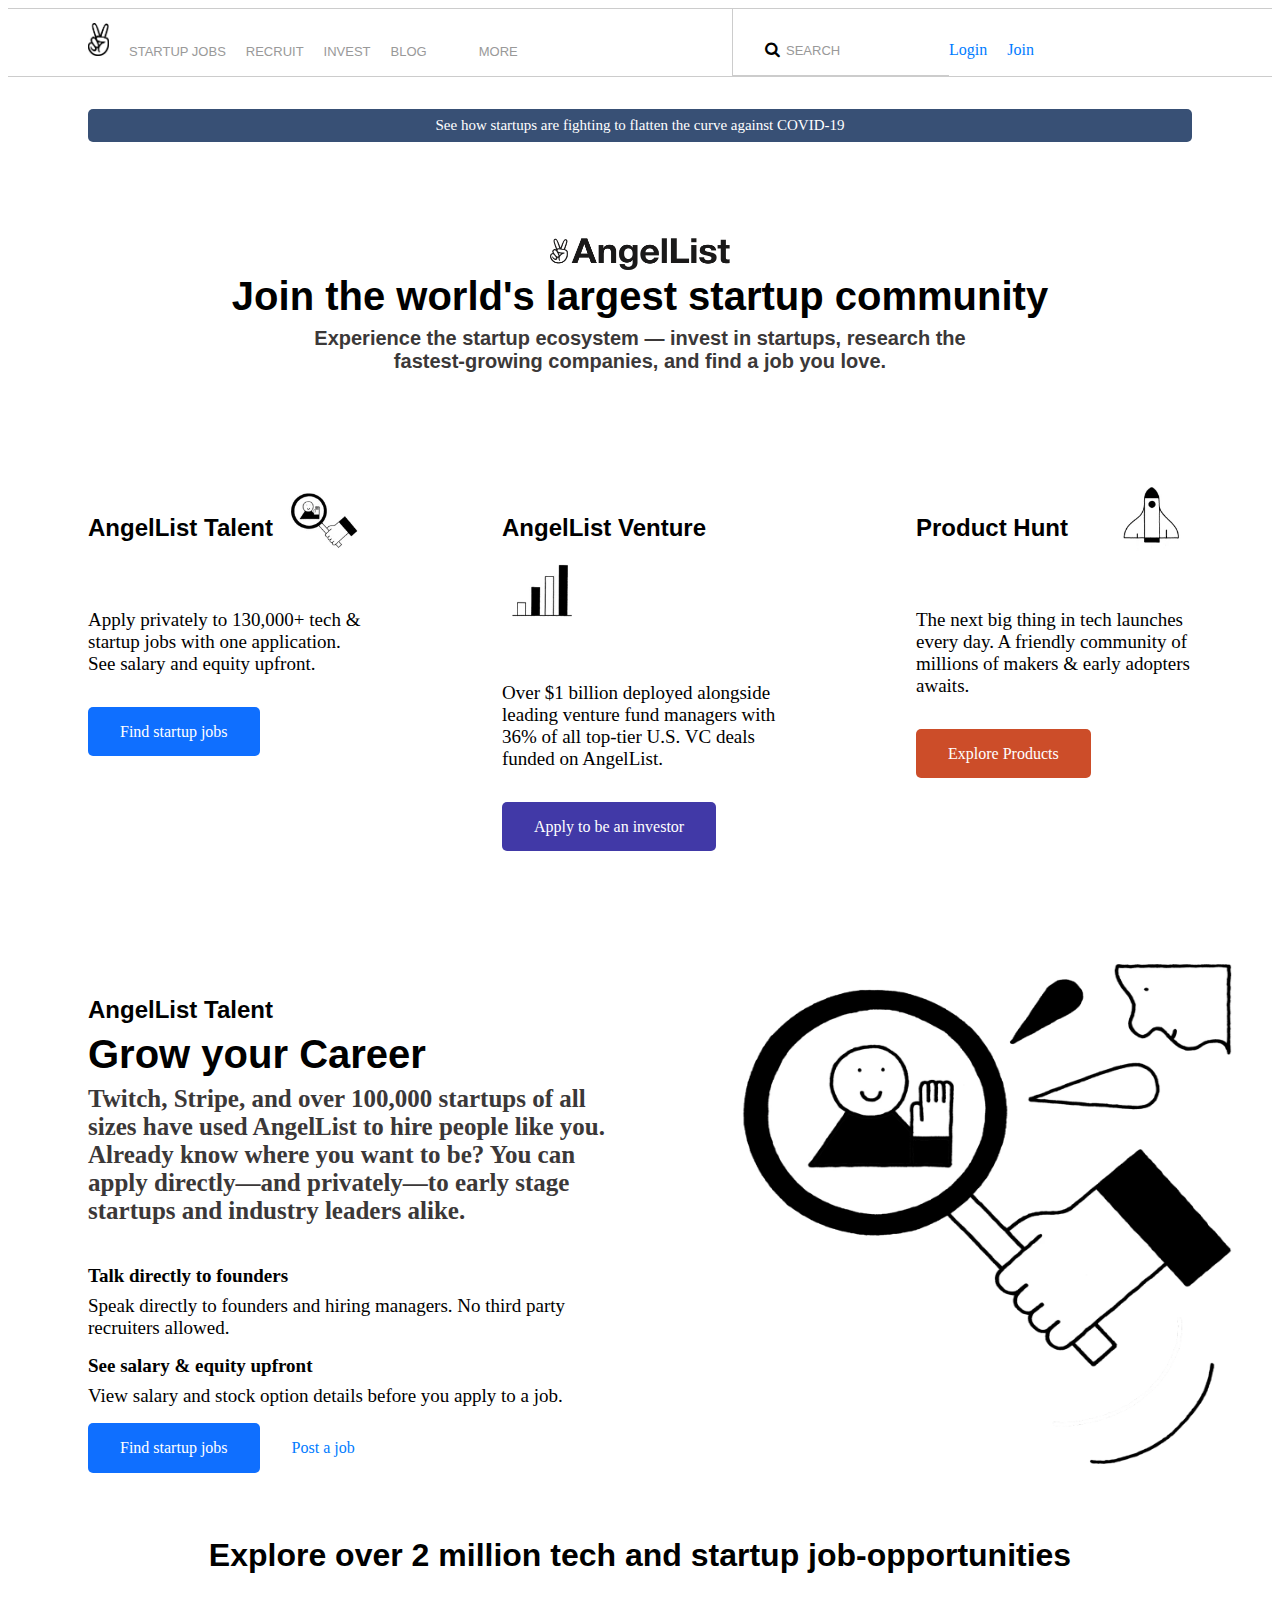
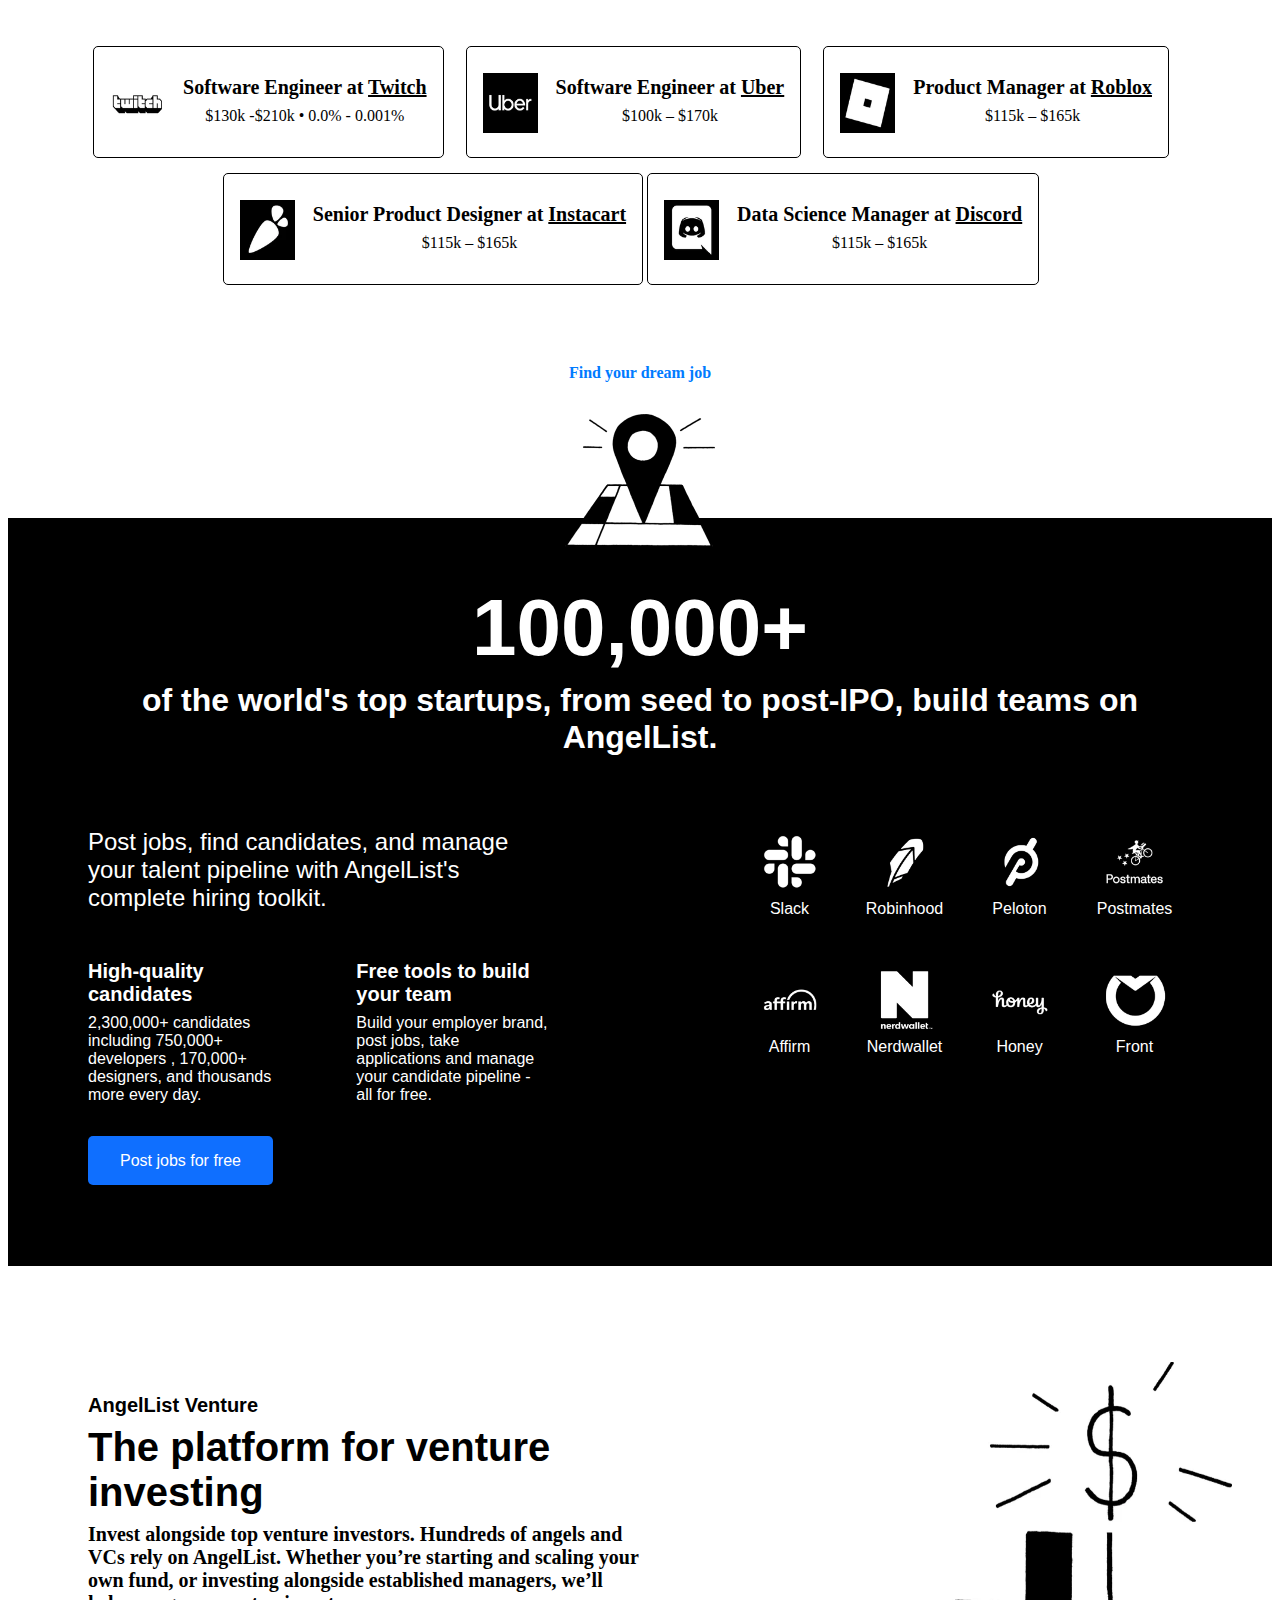
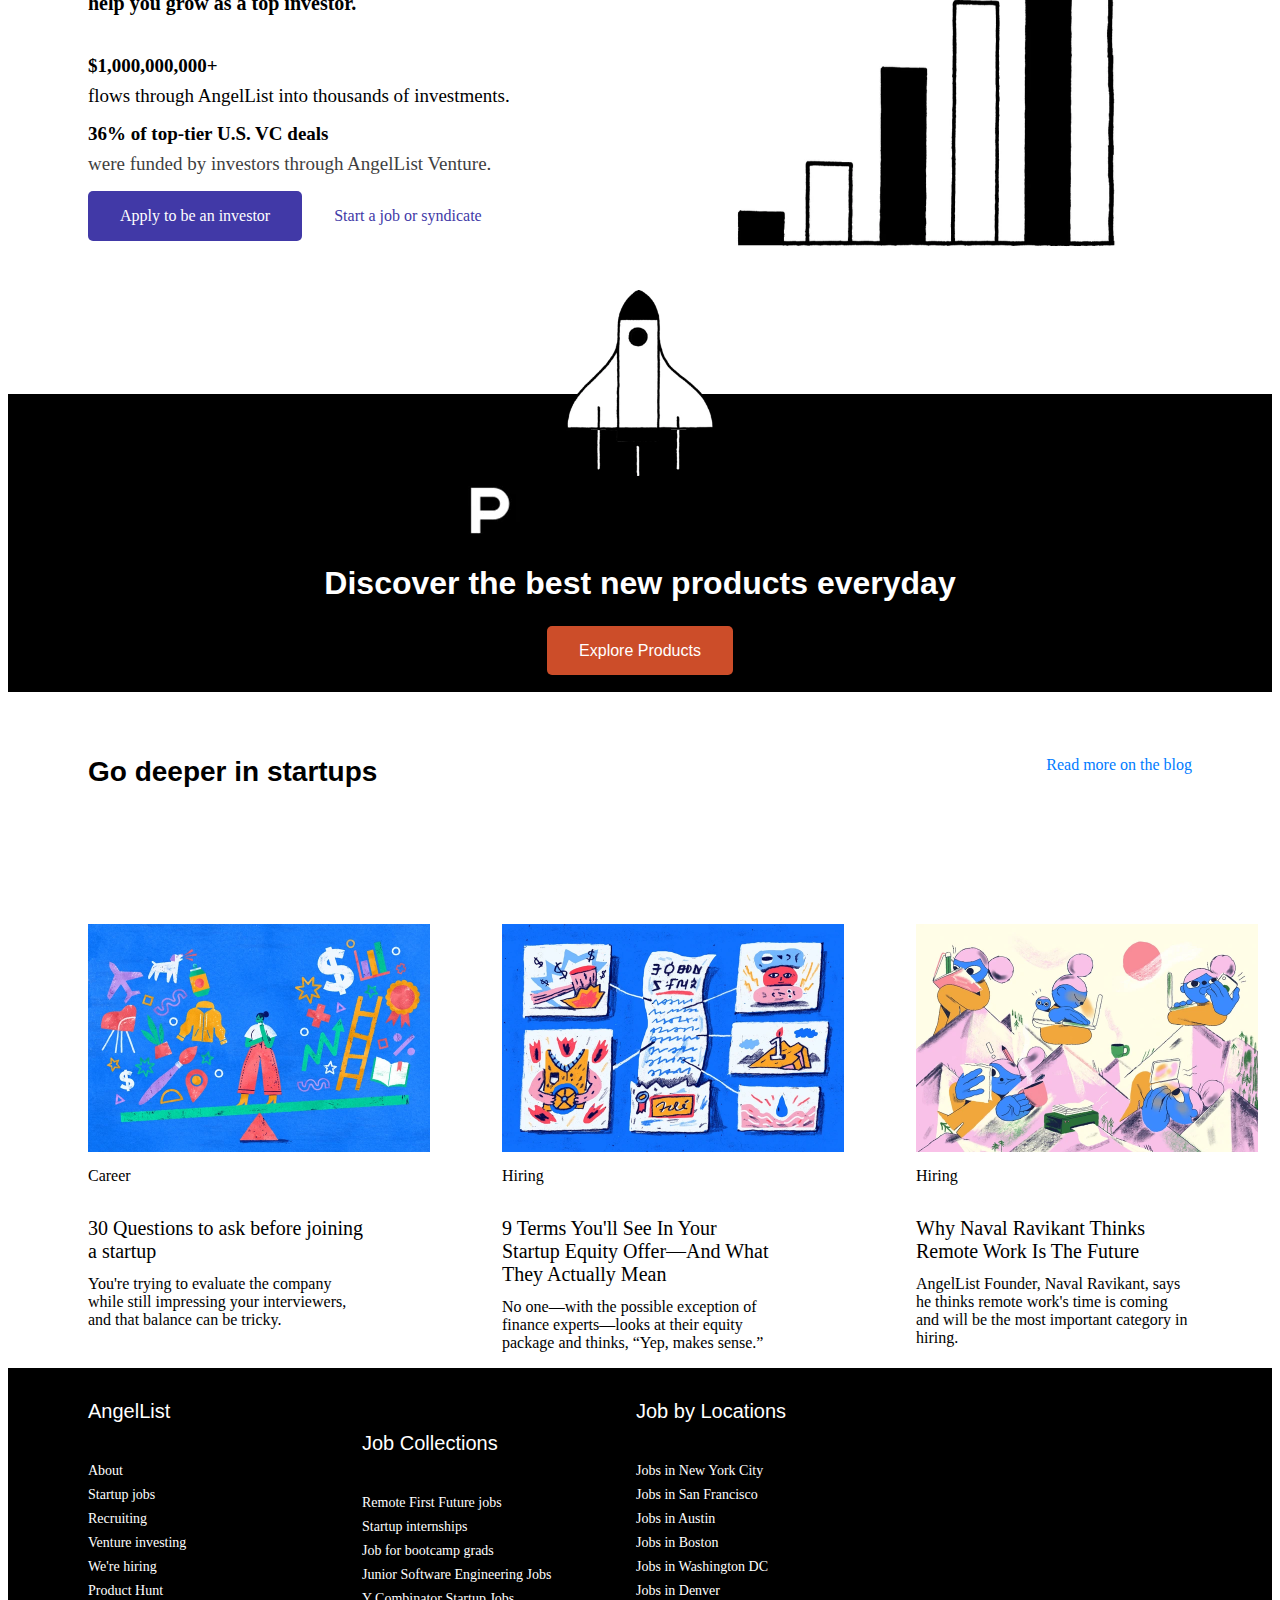
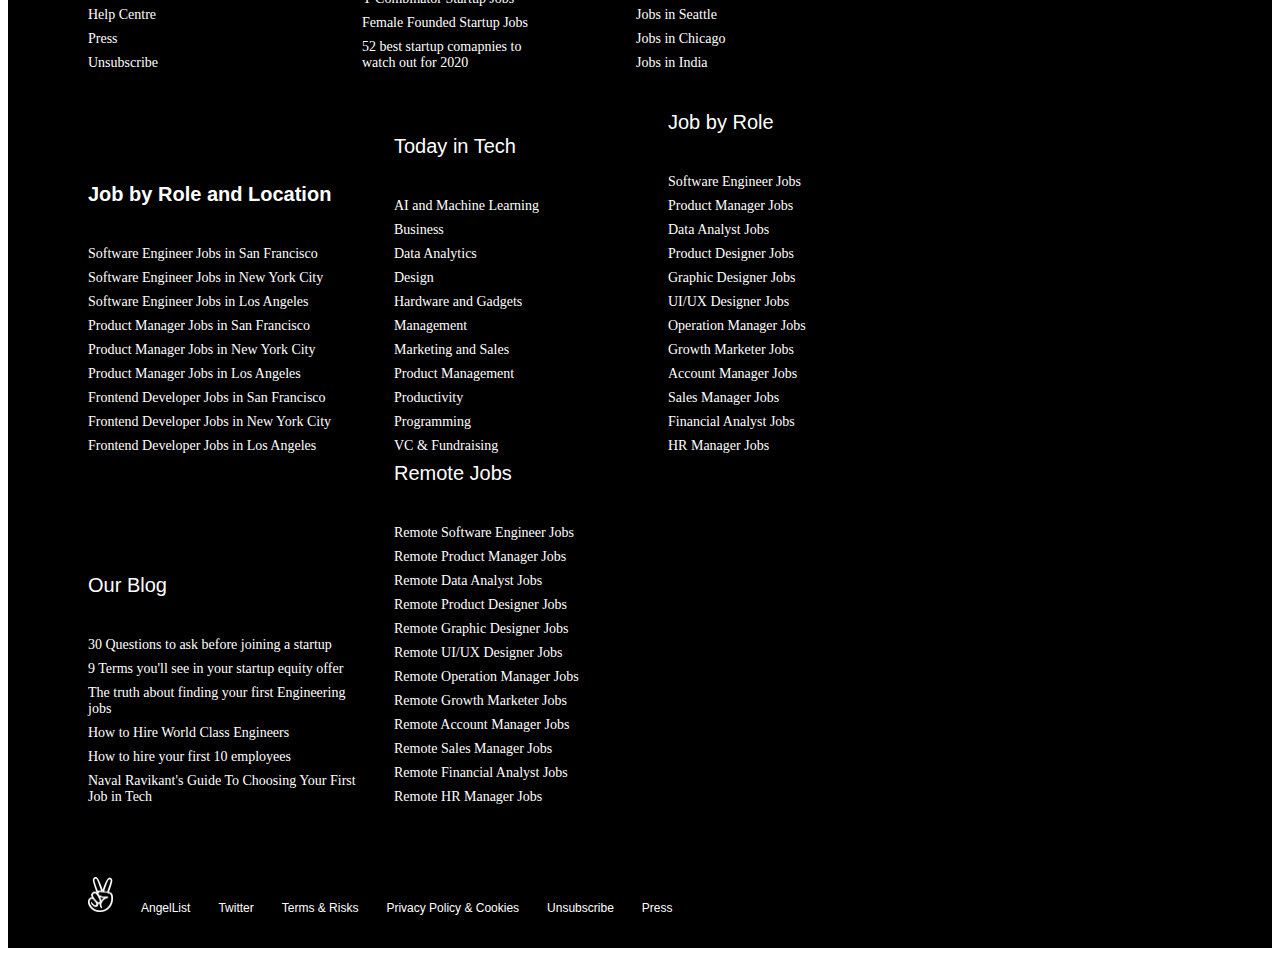
<file: ayo/index.html>
<!DOCTYPE html>
<html lang="en">
<head>
    <meta charset="UTF-8">
    <meta name="viewport" content="width=device-width, initial-scale=1.0">
    <title>Angel.co</title>
    <link rel="stylesheet" href="css/index.css">
    <link rel="stylesheet" href="assets/fontawesome/css/fontawesome.css">
</head>
<body>
    <header>
        <section class="header-border-bottom header-border-top">
            <div class="framer">
                <div class="frame">
                    <div class="fr-md-7 pad-bottom-md-1 header-width pad-top-md-2">
                        <div>
                            <div class="inline m-r-md-1 m-r-md-2">
                                <img src="assets/images/logo.png" alt="angelLogo" class="brand-logo">
                            </div>
                            <div class="inline m-r-md-1">
                                <a href="#" class="m-r-md-1 m-r-md-2 header-text">STARTUP JOBS</a>
                                <a href="#" class="m-r-md-1 m-r-md-2 header-text">RECRUIT</a>
                                <a href="#" class="m-r-md-1  m-r-md-2 header-text grey-bg">INVEST</a>
                                <a href="#" class="header-text m-r-md-2">BLOG</a>
                            </div>
                            <div class="inline m-r-md-1 dropdown relative">
                                <a href="#" class="header-text ">MORE</a>
                                <div class="absolute is-dropdown">
                                   <div class="drop-content">
                                        <a href="" class="block">Venture Funds</a> <br>
                                        <a href="" class="block">Track</a> <br>
                                        <a href="" class="block">Salaries</a>  <br>
                                        <a href="" class="block">Help</a>      
                                   </div>
                                </div>
                            </div>
                        </div>
                    </div>
                    <!-- <div class="fr-md-2"></div> -->
                    <div class="fr-md-2 pad-top-2 p-t-2 search-border search-none pad-bottom-md-1 header-border-bottom">
                        <div class="inline search-none">
                            <i class="fa fa-search "></i>
                            <form action="" class="inline">
                                <input type="text" class="no-border search-none  header-text" placeholder="SEARCH">
                            </form>
                        </div>
                    </div>
                    <div class="pad-top-2 p-t-2">
                        <a href="login.html" class="m-r-md-1  blue-text2">Login</a>
                        <a href="join.html" class=" blue-text2">Join</a>
                    </div>
                </div> 
            </div>
        </section>
    </header>
    <main>
        <section class="pad-top-2 p-t-2 pad-bottom-6">
            <div  class="framer">
                <div class="centre-text">
                    <a href="#" class="boxed-text">See how startups are fighting to flatten the curve against COVID-19</a>
                </div>
            </div>
        </section>
        <section>
            <div class="framer">
                <div class="centre-text">
                    <img src="assets/images/logo-angellist.png" alt="" class="img-resize">
                </div>
            </div>
        </section>
        <section class="framer">
            <div class="centre-text">
                <div>
                    <h2 class="hero-text">Join the world's largest startup community</h2>
                </div>
            </div>
        </section>
        <section class="framer">
            <div class="centre-text pad-bottom-6">
                <div>
                    <h2 class="second-text no-text">Experience the startup ecosystem — invest in startups, 
                        research the <br> fastest-growing companies,
                         and find a job you love.</h2>
                </div>
            </div>
        </section>
        <section class="framer">
            <div class="frame justify-content-between"  style="justify-content: space-between;">
                <div class="fr-md-3  fr-12 font-100">
                    <div class="frame" style="justify-content: space-between;" >
                        <h3 class="m-t-3 angel-header text-centre">AngelList Talent</h3>
                        <div class=" text-centre">
                            <img src="assets/images/illustration-talent-3.png" alt="" class="image-resize">
                        </div>
                    </div>
                    <p class="angel-p pad-bottom-2 text-centre">Apply privately to 130,000+ tech & startup jobs with one application.
                         See salary and equity upfront.</p>
                   <div class="text-centre pad-bottom-2">
                        <a href="#" class="blue-box text-centre">Find startup jobs</a>
                   </div>
                </div>
                <div class="fr-md-3 fr-12 font-100">
                    <div class="frame" style="justify-content: space-between;">
                        <h3 class="m-t-3 angel-header text-centre">AngelList Venture</h3>
                        <div class="text-centre">
                            <img src="assets/images/illustration-venture-2.png" alt="" class="image-resize text-centre">
                        </div>
                    </div>
                    <p class="angel-p pad-bottom-2 text-centre">Over $1 billion deployed alongside leading venture fund managers
                         with 36% of all top-tier U.S. VC deals funded on AngelList.</p>
                    <div class="text-centre pad-bottom-2">
                        <a href="" class="purple-box text-centre">Apply to be an investor</a>
                    </div>
                </div>
                <div class="fr-md-3 fr-12 font-100">
                    <div class="frame" style="justify-content: space-between;">
                        <h3 class="m-t-3 angel-header text-centre">Product Hunt</h3>
                        <div class="text-centre">
                            <img src="assets/images/illustration-producthunt-2.png" alt="" class="image-resize text-centre"> 
                        </div>
                    </div>
                    <p class="angel-p pad-bottom-2 text-centre">The next big thing in tech launches every day. 
                        A friendly community of millions of makers & early adopters awaits.</p>
                    <div class="text-centre pad-bottom-2">
                        <a href="" class="orange-box text-centre">Explore Products</a>
                    </div>
                </div>
            </div>
        </section>
        <section>
            <div class="framer">
                <div class="frame pad-top-4" style="justify-content: space-between;">
                    <div class="pad-top-4 fr-md-6 order-2">
                        <h4 class="angel-header">AngelList Talent</h4>
                        <h1 class="hero-text">Grow your Career</h1>
                        <h3 class="h3-text pad-bottom-2">Twitch, Stripe, and over 100,000 startups of all sizes have used 
                            AngelList to hire people like you. Already know where you want to be?
                             You can apply directly—and 
                            privately—to early stage startups and industry leaders alike.
                        </h3>
                        <div class="frame frame-big" style="justify-content: space-between;">
                            <div>
                                <h4 class="angel-p f-700">Talk directly to founders</h4>
                                <p class="angel-p pad-bottom-bg-1">Speak directly to founders and hiring managers. No third party recruiters allowed.</p>
                            </div>
                            <div class="angel-p">
                                <h4 class="f-700">See salary & equity upfront</h4>
                                <p class="pad-bottom-bg-1">View salary and stock option details before you apply to a job.</p>
                            </div>
                        </div>
                        <div class="frame">
                            <a href="" class="blue-box">Find startup jobs</a>
                            <a href="" class="blue-text move">Post a job</a>
                        </div>
                    </div>
                    <div class="fr-md-1"></div>
                    <div class="fr-md-5 pad-top-2 order-1">
                        <img src="assets/images/illustration-talent-2.png" alt="" class="big-image-resize">
                    </div>
                </div>
            </div>
        </section>
        <section class="framer">
            <div class="centre-text pad-top-4">
                <div>
                    <h2 class="hero-text2">Explore over 2 million tech and startup job-opportunities</h2>
                </div>
            </div>
        </section>
        <section class="centre-text">
            <div class="framer">
                <div class=" pad-top-4 centre-text">
                    <div class="job-card2 m-r-1 m-b-1">
                        <div class="frame">
                            <div class="m-r-1"  style="margin-top: 10px;">
                                <img src="assets/images/twitch-jobcard.png" alt="" class="twitch-resize">
                            </div>
                            <div class="inline"  style="margin-top: 13px;">
                                <h4 class="f-w-900">Software Engineer at <span class="underline">Twitch</span></h4>
                                <p class="f-s-16">$130k -$210k • 0.0% - 0.001%</p>
                            </div>
                        </div>
                    </div>
                    <div class="job-card2 m-r-1">
                        <div class="frame">
                            <div class="m-r-1" style="margin-top: 10px;">
                                <img src="assets/images/uber-jobcard.png" alt="" class="twitch-resize">
                            </div>
                            <div class="inline"  style="margin-top: 13px;">
                                <h4 class="f-w-900">Software Engineer at <span class="underline">Uber</span></h4>
                                <p class="f-s-16">$100k – $170k</p>
                            </div>
                        </div>
                    </div>
                    <div class="job-card2 m-r-1 pad-top-md-2">
                        <div class="frame">
                            <div class="m-r-1" style="margin-top: 10px;">
                                <img src="assets/images/roblox-jobcard.png" alt="" class="twitch-resize">
                            </div>
                            <div class="inline"  style="margin-top: 13px;">
                                <h4 class="f-w-900">Product Manager at <span class="underline">Roblox</span></h4>
                                <p class="f-s-16">$115k – $165k</p>
                            </div>
                        </div>
                    </div>
                    <div class="job-card2">
                        <div class="frame">
                            <div class="m-r-1" style="margin-top: 10px;">
                                <img src="assets/images/instacart-jobcard.png" alt="" class="twitch-resize">
                            </div>
                            <div class="inline"  style="margin-top: 13px;">
                                <h4 class="f-w-900">Senior Product Designer at <span class="underline"> Instacart</span></h4>
                                <p class="f-s-16">$115k – $165k</p>
                            </div>
                        </div>
                    </div>
                    <div class="job-card3 m-r-1">
                        <div class="frame">
                            <div class="m-r-1" style="margin-top: 10px;">
                                <img src="assets/images/discord-jobcard.png" alt="" class="twitch-resize">
                            </div>
                            <div class="inline"  style="margin-top: 13px;">
                                <h4 class="f-w-900">Data Science Manager at <span class="underline"> Discord</span></h4>
                                <p class="f-s-16">$115k – $165k</p>
                            </div>
                        </div>
                    </div>
                </div>
            </div>
        </section>
        <section class="framer">
            <div class="centre-text pad-top-4">
                <div>
                    <h2 class="blue-text2">Find your dream job</h2>
                </div>
            </div>
        </section>
        <section class="pad-top-7 relative white-text font-fam">
            <div class="bg-dark">
                <div class="framer ">
                    <div class="absolute img-remote pad-top-4">
                        <img src="assets/images/illustration-remote.png" alt="" class="img-remote">
                    </div>
                    <div class="pad-top-4 centre-text">
                        <h1 class="h1-font">100,000+</h1>
                        <h3 class="">of the world's top startups, from seed to post-IPO, build teams on AngelList.</h3>
                    </div>
                </div>
                <div class="framer">
                    <div class="frame justify-content-between pad-top-4">
                        <div class="fr-md-5 fr-bg-12">
                            <div class="order-2">
                                <p class="p-font">Post jobs, find candidates, and manage your talent
                                            pipeline with AngelList's complete hiring toolkit.
                                </p>
                                <div class="frame">
                                    <div class="fr-md-5 pad-top-2 fr-bg-12">
                                        <h5 class="h5-font">High-quality candidates</h5>
                                        <p class="p2-font">2,300,000+ candidates including 750,000+ developers
                                            , 170,000+ designers, 
                                            and thousands more every day.</p>
                                    </div>
                                    <div class="fr-md-2"></div>
                                    <div class="fr-md-5 pad-top-2 fr-bg-12">
                                        <h5 class="h5-font">Free tools to build your team</h5>
                                        <p class="p2-font">Build your employer brand, post jobs,
                                             take applications and
                                             manage your candidate pipeline -
                                             all for free.</p>
                                    </div>
                                </div>
                            </div>
                        </div>
                        <div class="m-r"></div>
                        <div class="fr-md-5 fr-bg-12 pad-top-bg-2">
                            <div class="justify-content-between frame order-1">
                                <div class="inline-block fr-md-3 block centre-text  ">
                                    <img src="assets/images/slack.png" alt="" class="talent-logo">
                                    <p class="">Slack</p>
                                </div>
                                <div class="inline-block fr-md-3 block centre-text">
                                    <img src="assets/images/robinhood.png" alt="" class="talent-logo">
                                    <p class="">Robinhood</p>
                                </div>
                                <div class="inline-block fr-md-3 block centre-text">
                                    <img src="assets/images/peloton.png" alt="" class="talent-logo">
                                    <p class="">Peloton</p>
                                </div>
                                <div class="inline-block fr-md-3 block centre-text">
                                    <img src="assets/images/postmates.png" alt="" class="talent-logo">
                                    <p class="">Postmates</p>
                                </div>
                                <div class="inline-block  fr-md-3 pad-top-2 block centre-text">
                                    <img src="assets/images/affirm.png" alt="" class="talent-logo">
                                    <p class="">Affirm</p>
                                </div>
                                <div class="inline-block fr-md-3 pad-top-2 block centre-text">
                                    <img src="assets/images/nerdwallet.png" alt="" class="talent-logo">
                                    <p class="">Nerdwallet</p>
                                </div>
                                <div class="inline-block fr-md-3 pad-top-2 block centre-text">
                                    <img src="assets/images/honey.png" alt="" class="talent-logo">
                                    <p class="">Honey</p>
                                </div>
                                <div class="inline-block fr-md-3 pad-top-2 block centre-text">
                                    <img src="assets/images/front.png" alt="" class="talent-logo">
                                    <p class="">Front</p>
                                </div>
                            </div>
                        </div>
                    </div>
                <div class="pad-top-2 pad-top-bg-2 pad-bottom-6">
                    <a href="" class="blue-box">Post jobs for free</a>
                </div> 
                </div>
            </div>
        </section>
        <section>
            <div class="framer">
                <div class="frame pad-top-4" style="justify-content: space-between;">
                    <div class="pad-top-4 fr-md-6 order-2">
                        <h4 class="angellist-header">AngelList Venture</h4>
                        <h1 class="hero-text-2">The platform for venture investing</h1>
                        <h3 class="h3-text-2 pad-bottom-2">Invest alongside top venture investors. 
                            Hundreds of angels and VCs rely on AngelList. 
                            Whether you’re starting and scaling your own fund,
                             or investing alongside established managers,
                             we’ll help you grow as a top investor.
                        </h3>
                        <div class="frame frame-big" style="justify-content: space-between;">
                            <div>
                                <h4 class="angel-p f-700">$1,000,000,000+</h4>
                                <p class="angel-p pad-bottom-bg-1 grey-text">flows through AngelList into thousands of investments.</p>
                            </div>
                            <div class="angel-p">
                                <h4 class="f-700">36% of top-tier U.S. VC deals</h4>
                                <p class="pad-bottom-bg-1 grey-text">were funded by investors through AngelList Venture.</p>
                            </div>
                        </div>
                        <div class="frame">
                            <a href="" class="purple-box">Apply to be an investor</a>
                            <a href="" class="purple-text move">Start a job or syndicate</a>
                        </div>
                    </div>
                    <div class="fr-md-1"></div>
                    <div class="fr-md-5 pad-top-2 order-1">
                        <img src="assets/images/illustration-venture-3.png" alt="" class="big-image-resize">
                    </div>
                </div>
            </div>
        </section>
        <section class="pad-top-7 relative white-text font-fam">
            <div class="bg-dark">
                <div class="framer ">
                    <div class="absolute img-remote pad-top-4">
                        <img src="assets/images/illustration-producthunt-3.png" alt="">
                    </div>
                    <div class="pad-top-4 centre-text">
                        <img src="assets/images/logo-producthunt.png" alt="" class="product-size">
                        <h3 class="">Discover the best new products everyday</h3>
                    </div>
                </div>
                <div class="pad-top-2 p-t-2 centre-text pad-bottom-2">
                    <a href="" class="orange-box">Explore Products</a>
                </div>
            </div>
        </section>
        <section class="framer">
            <div class="frame justify-content-between pad-top-4 pad-bottom-6">
                <div>
                    <h4 class="g-d-text f-700">Go deeper in startups</h4>
                </div>
                <div>
                    <a href="" class="blue-text2">Read more on the blog</a>
                </div>
            </div>
            <div class="frame pad-top-2 justify-content-between">
                <div class="fr-md-3">
                   <div class="centre-text"> <img src="assets/images/Angelist_Illustration_optimized.jpg" alt="" class="g-d-img"></div>
                    <p class="pad-bottom-1 pad-top-1">Career</p>
                    <a href="" class="g-d-a">30 Questions to ask before joining a startup</a>
                    <p class="pad-top-1">You're trying to evaluate the company while still impressing your interviewers, and that balance can be tricky.</p>
                </div>
                <!-- <div class="mar-right-1"></div> -->
                <div class="fr-md-3">
                    <div class="centre-text"><img src="assets/images/equity_terms_optimized.jpg" alt="" class="g-d-img"></div>
                    <p class="pad-bottom-1 pad-top-1">Hiring</p>
                    <a href="" class="g-d-a">9 Terms You'll See In Your Startup Equity Offer—And What They Actually Mean</a>
                    <p class="pad-top-1">No one—with the possible exception of finance experts—looks at their equity package and thinks, “Yep, makes sense.”</p>
                </div>
                <!-- <div class="mar-right-1"></div> -->
                <div class="fr-md-3">
                    <div class=" centre-text"><img src="assets/images/ANGELLIST_ARTICLE3_optimized.jpg" alt="" class="g-d-img"></div>
                    <p class="pad-bottom-1 pad-top-1">Hiring</p>
                    <a href="" class="g-d-a">Why Naval Ravikant Thinks Remote Work Is The Future</a>
                    <p class="pad-top-1">AngelList Founder, Naval Ravikant, says he thinks remote work's time is coming and will be the most important category in hiring.</p>
                </div>
            </div>
        </section>
        <footer class="bg-dark">
            <div class="framer">
                <div class="">
                    <div>
                        <div class="inline-block w-25  pad-top-2 p-t-2">
                            <div class="pad-bottom-2"><a href="" class="white-text h5-font font-fam no-deco">AngelList</h4></div>
                            <div class="footer-link">
                                <a href="" class="">About</a>
                                <a href="" class="">Startup jobs</a>
                                <a href="" class="">Recruiting</a>
                                <a href="" class="">Venture investing</a>
                                <a href="" class="">We're hiring</a>
                                <a href="" class="">Product Hunt</a>
                                <a href="" class="">Help Centre</a>
                                <a href="" class="">Press</a>
                                <a href="" class="">Unsubscribe</a>
                            </div>
                        </div>
                        <div class="inline-block w-25 m-b-2">
                            <div class="pad-bottom-2"><a href="" class="white-text h5-font font-fam no-deco">Job Collections</h4></div>
                            <div class="footer-link">
                                <a href="" class="">Remote First Future jobs</a>
                                <a href="" class="">Startup internships</a>
                                <a href="" class="">Job for bootcamp grads</a>
                                <a href="" class="">Junior Software Engineering Jobs</a>
                                <a href="" class="">Y Combinator Startup Jobs</a>
                                <a href="" class="">Female Founded Startup Jobs</a>
                                <a href="" class="">52 best startup comapnies to <br> watch out for 2020</a>
                            </div>
                        </div>
                        <div class="inline-block w-25">
                            <div class="pad-bottom-2"><a href="" class="white-text h5-font font-fam no-deco">Job by Locations</h4></div>
                            <div class="footer-link">
                                <a href="" class="">Jobs in New York City</a>
                                <a href="" class="">Jobs in San Francisco</a>
                                <a href="" class="">Jobs in Austin</a>
                                <a href="" class="">Jobs in Boston</a>
                                <a href="" class="">Jobs in Washington DC</a>
                                <a href="" class="">Jobs in Denver</a>
                                <a href="" class="">Jobs in Seattle</a>
                                <a href="" class="">Jobs in Chicago</a>
                                <a href="" class="">Jobs in India</a>
                            </div>
                        </div>
                        <div class="inline-block w-25 m-r-md-2">
                            <div class="pad-bottom-2"><h4 class="white-text h5-font font-fam no-deco">Job by Role and Location</h4></div>
                            <div class="footer-link">
                                <a href="" class="">Software Engineer Jobs in San Francisco</a>
                                <a href="" class="">Software Engineer Jobs in New York City</a>
                                <a href="" class="">Software Engineer Jobs in Los Angeles</a>
                                <a href="" class="">Product Manager Jobs in San Francisco</a>
                                <a href="" class="">Product Manager Jobs in New York City</a>
                                <a href="" class="">Product Manager Jobs in Los Angeles</a>
                                <a href="" class="">Frontend Developer Jobs in San Francisco</a>
                                <a href="" class="">Frontend Developer Jobs in New York City</a>
                                <a href="" class="">Frontend Developer Jobs in Los Angeles </a>
                            </div>
                        </div>
                        <div class="inline-block w-25">
                            <div class="pad-bottom-2"><a href="" class="white-text h5-font font-fam no-deco">Today in Tech</h4></div>
                            <div class="footer-link">
                                <a href="" class="">AI and Machine Learning</a>
                                <a href="" class="">Business</a>
                                <a href="" class="">Data Analytics</a>
                                <a href="" class="">Design</a>
                                <a href="" class="">Hardware and Gadgets</a>
                                <a href="" class="">Management</a>
                                <a href="" class="">Marketing and Sales</a>
                                <a href="" class="">Product Management</a>
                                <a href="" class="">Productivity</a>
                                <a href="" class="">Programming</a>
                                <a href="" class="">VC & Fundraising</a>
                            </div>
                        </div>
                        <div class="inline-block w-25">
                            <div class="pad-bottom-2"><a href="" class="white-text h5-font font-fam no-deco">Job by Role</h4></div>
                            <div class="footer-link">
                                <a href="" class="">Software Engineer Jobs</a>
                                <a href="" class="">Product Manager Jobs</a>
                                <a href="" class="">Data Analyst Jobs</a>
                                <a href="" class="">Product Designer Jobs</a>
                                <a href="" class="">Graphic Designer Jobs</a>
                                <a href="" class="">UI/UX Designer Jobs</a>
                                <a href="" class="">Operation Manager Jobs</a>
                                <a href="" class="">Growth Marketer Jobs</a>
                                <a href="" class="">Account Manager Jobs</a>
                                <a href="" class="">Sales Manager Jobs</a>
                                <a href="" class="">Financial Analyst Jobs</a>
                                <a href="" class="">HR Manager Jobs</a>
                            </div>
                        </div>
                        <div class="inline-block w-25 m-r-md-2">
                            <div class="pad-bottom-2"><a href="" class="white-text h5-font font-fam no-deco">Our Blog</h4></div>
                            <div class="footer-link">
                                <a href="" class="">30 Questions to ask before joining a startup</a>
                                <a href="" class="">9 Terms you'll see in your startup equity offer</a>
                                <a href="" class="">The truth about finding your first Engineering jobs</a>
                                <a href="" class="">How to Hire World Class Engineers</a>
                                <a href="" class="">How to hire your first 10 employees</a>
                                <a href="" class="">Naval Ravikant's Guide To Choosing Your First Job in Tech</a>
                            </div>
                        </div>
                        <div class="inline-block w-25">
                            <div class="pad-bottom-2"><a href="" class="white-text h5-font font-fam no-deco">Remote Jobs</h4></div>
                            <div class="footer-link">
                                <a href="" class="">Remote Software Engineer Jobs</a>
                                <a href="" class="">Remote Product Manager  Jobs</a>
                                <a href="" class="">Remote Data Analyst Jobs</a>
                                <a href="" class="">Remote Product Designer Jobs</a>
                                <a href="" class="">Remote Graphic Designer Jobs</a>
                                <a href="" class="">Remote UI/UX Designer Jobs</a>
                                <a href="" class="">Remote Operation Manager Jobs</a>
                                <a href="" class="">Remote Growth Marketer Jobs</a>
                                <a href="" class="">Remote Account Manager Jobs</a>
                                <a href="" class="">Remote Sales Manager Jobs</a>
                                <a href="" class="">Remote Financial Analyst Jobs</a>
                                <a href="" class="">Remote HR Manager Jobs</a>
                            </div>
                        </div>
                        </div>
                    </div>
                </div>
                <div class="framer">
                    <div class="frame pad-top-4 pad-bottom-2">
                        <div class="footer-text">
                            <img src="assets/images/logo-angellist-white.png" alt="" class="footer-img">
                            <a href="" class="">AngelList</a>
                            <a href="" class="">Twitter</a>
                            <a href="" class="">Terms & Risks</a>
                            <a href="" class="">Privacy Policy & Cookies</a>
                            <a href="" class="">Unsubscribe</a>
                            <a href="" class="">Press</a>
                        </div>
                    </div>
                </div>
            </div>
        </footer>
    </main>
</body>
</html>
</file>
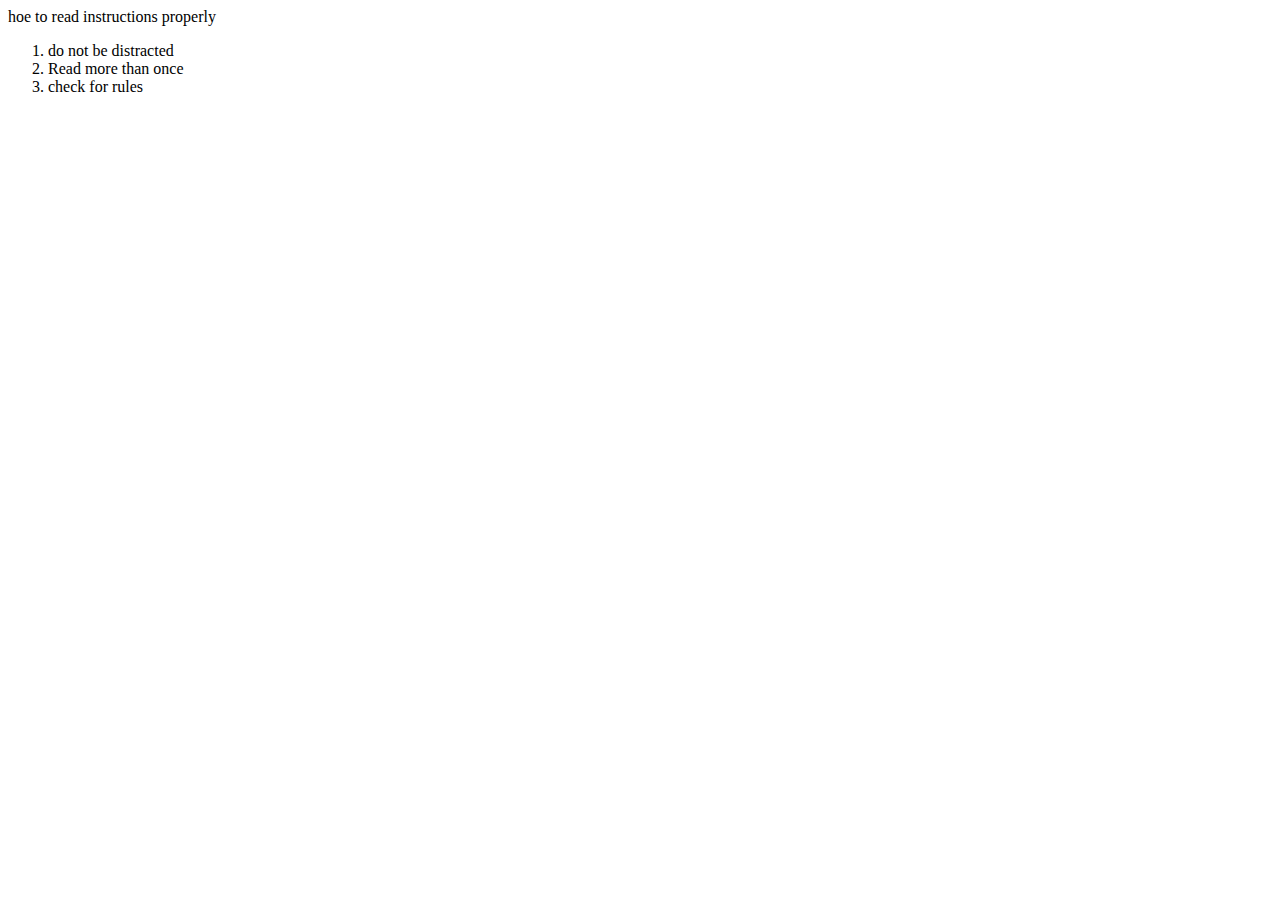
<file: instructions.html>
<html lang="en">
<head>
    <meta charset="UTF-8">
    <meta name="viewport" content="width=device-width, initial-scale=1.0">
    <title>Document</title>
</head>
<body>
    <p>hoe to read instructions properly</p>
    <ol>
        <li> do not be distracted</li>
        <li> Read more than once</li>
        <li> check for rules </li>
    </ol>
</body>
</html>
</file>
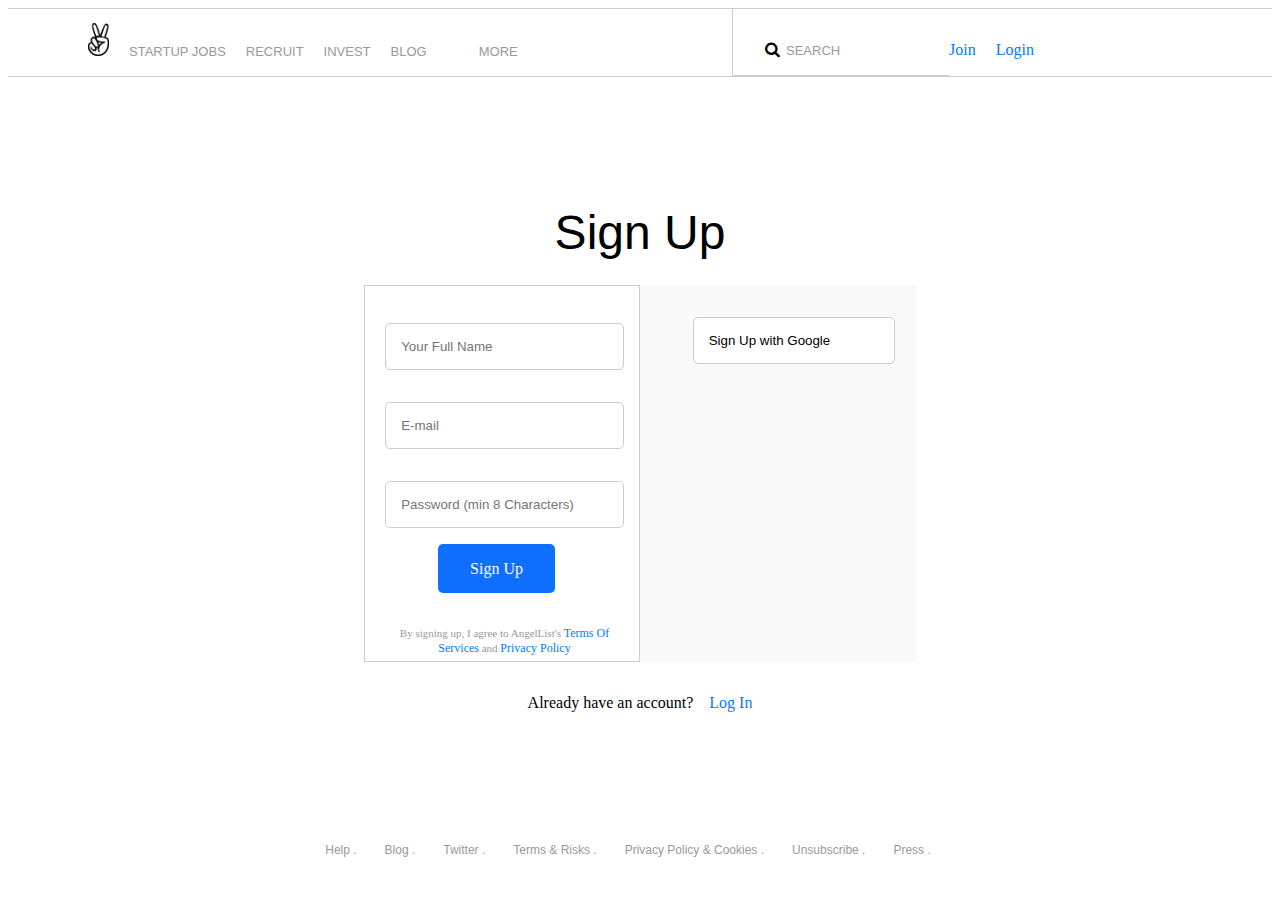
<file: ayo/join.html>
<!DOCTYPE html>
<html lang="en">
<head>
    <meta charset="UTF-8">
    <meta name="viewport" content="width=device-width, initial-scale=1.0">
    <title>Sign Up</title>
    <link rel="stylesheet" href="css/index.css">
    <link rel="stylesheet" href="assets/fontawesome/css/fontawesome.css">
</head>
<body>
    <header>
        <section class="header-border-bottom header-border-top">
            <div class="framer">
                <div class="frame">
                    <div class="fr-md-7 pad-bottom-md-1 header-width pad-top-md-2">
                        <div>
                            <div class="inline m-r-md-1 m-r-md-2">
                                <img src="assets/images/logo.png" alt="angelLogo" class="brand-logo">
                            </div>
                            <div class="inline m-r-md-1">
                                <a href="#" class="m-r-md-1 m-r-md-2 header-text">STARTUP JOBS</a>
                                <a href="#" class="m-r-md-1 m-r-md-2 header-text">RECRUIT</a>
                                <a href="#" class="m-r-md-1  m-r-md-2 header-text grey-bg">INVEST</a>
                                <a href="#" class="header-text m-r-md-2">BLOG</a>
                            </div>
                            <div class="inline m-r-md-1 dropdown relative">
                                <a href="#" class="header-text ">MORE</a>
                                <div class="absolute is-dropdown">
                                   <div class="drop-content">
                                        <a href="" class="block">Venture Funds</a> <br>
                                        <a href="" class="block">Track</a> <br>
                                        <a href="" class="block">Salaries</a>  <br>
                                        <a href="" class="block">Help</a>      
                                   </div>
                                </div>
                            </div>
                        </div>
                    </div>
                    <!-- <div class="fr-md-2"></div> -->
                    <div class="fr-md-2 pad-top-2 p-t-2 search-border search-none pad-bottom-md-1 header-border-bottom">
                        <div class="inline search-none">
                            <i class="fa fa-search "></i>
                            <form action="" class="inline">
                                <input type="text" class="no-border search-none  header-text" placeholder="SEARCH">
                            </form>
                        </div>
                    </div>
                    <div class="pad-top-2 p-t-2">
                        <a href="login.html" class="m-r-md-1  blue-text2">Join</a>
                        <a href="join.html" class=" blue-text2">Login</a>
                    </div>
                </div> 
            </div>
        </section>
    </header>
    <main>
        <section class="framer centre-text">
            <div class="centre-text pad-top-7 pad-bottom-md-1">
                <h2 class="l-i-text">Sign Up</h2>
            </div>
        </section>
        <section class="framer centre-text">
            <div class="frame flex">
                <div class="fr-md-3"></div>
                <div class="fr-md-6">
                    <div class="frame flex down">
                        <div class="fr-md-6">
                            <div class="white-bg ">
                                <div class="p-t-2 pad-top-2">
                                    <input type="text" class="block pad input" placeholder="Your Full Name">
                                </div>
                                <div class="p-t-2 pad-top-2">
                                    <input type="email" class="block pad input" placeholder="E-mail">
                                </div>
                                <div class="p-t-2 pad-top-2">
                                    <input type="password" class="block pad input" placeholder="Password (min 8 Characters)">
                                </div>
                                <div class="frame flex pad-bottom-3">
                                    <div class="p-t-2 pad-top-2 m-r-md-1 w-100">
                                        <a href="#" class="blue-box2">Sign Up</a>
                                    </div>
                                </div>
                                <div class="centre-text f-s">
                                    <p class="grey-color inline">By signing up, I agree to AngelList's </p><a href="" class="blue-text3 inline f-s">Terms Of Services</a>
                                    <p class="grey-color inline">and </p><a href="" class="blue-text3 f-s inline">Privacy Policy</a>
                                </div>
                            </div>
                        </div>
                        <div class="fr-md-6 pad-top-2 p-t-2 l-grey-bg">
                            <div class="pad-btm-2">
                                <div class="m-l-2">
                                    <input type="search" class="block pad google" placeholder="Sign Up with Google">
                                </div>
                            </div>
                        </div>
                    </div>
                </div>
                <div class="fr-md-3"></div>
            </div>
        </section>
        <section class="framer">
            <div class="centre-text pad-top-2 p-t-2">
                <p class="inline m-r-md-1">Already have an account?</p><a href="login.html" class="inline blue-text">Log In</a>
            </div>
        </section>
        <section>
            <div class="framer">
                    <div class="frame pad-top-7 pad-bottom-2 centre-text">
                        <div class="footer-text2 fr-md-12">
                            <a href="" class="">Help .</a>
                            <a href="" class="">Blog .</a>
                            <a href="" class="">Twitter .</a>
                            <a href="" class="">Terms & Risks .</a>
                            <a href="" class="">Privacy Policy & Cookies .</a>
                            <a href="" class="">Unsubscribe .</a>
                            <a href="" class="">Press .</a>
                        </div>
                    </div>
                </div>
        </section>
    </main>
</body>
</html>
</file>
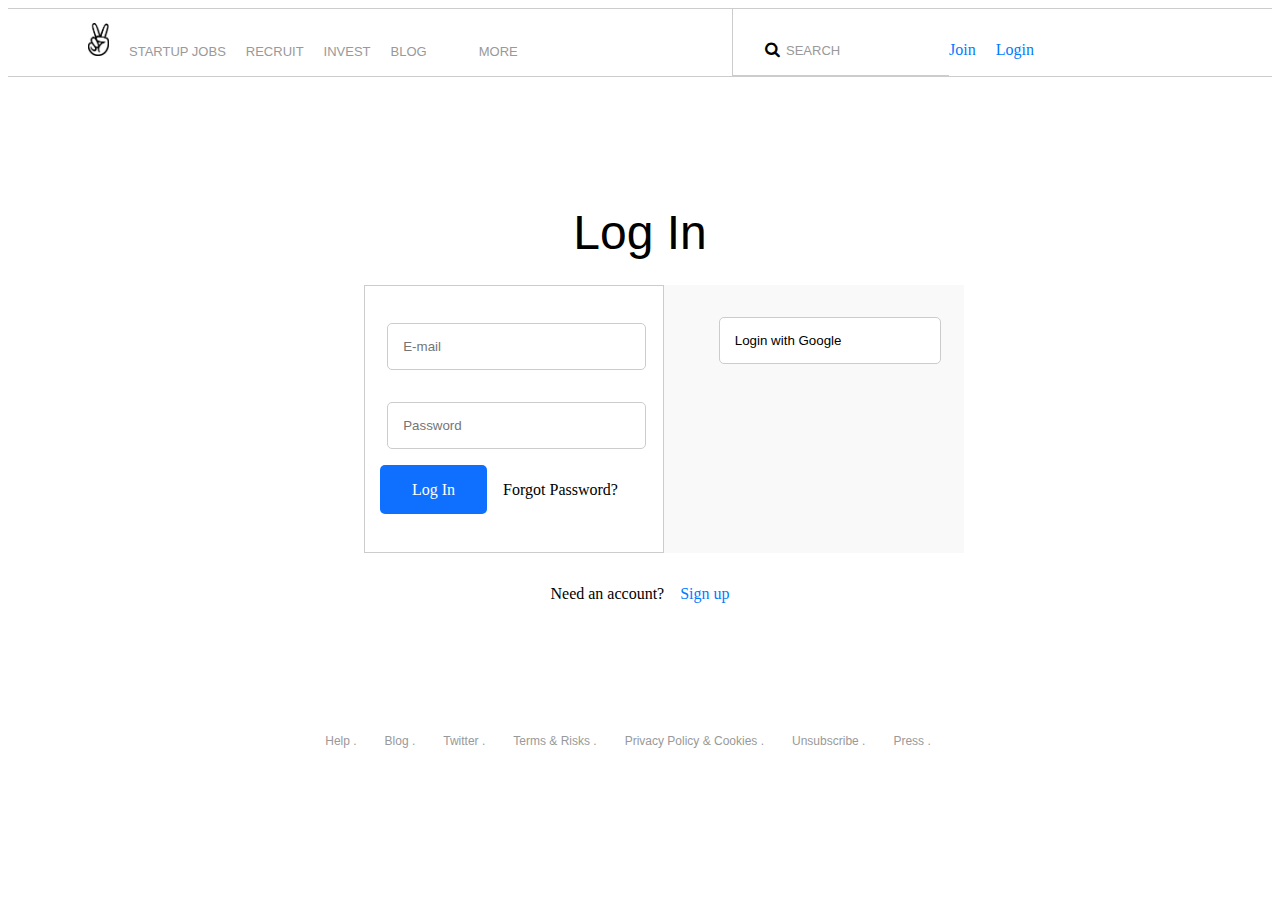
<file: ayo/login.html>
<!DOCTYPE html>
<html lang="en">
<head>
    <meta charset="UTF-8">
    <meta name="viewport" content="width=device-width, initial-scale=1.0">
    <title>Log In</title>
    <link rel="stylesheet" href="css/index.css">
    <link rel="stylesheet" href="assets/fontawesome/css/fontawesome.css">
</head>
<body>
    <header>
        <section class="header-border-bottom header-border-top">
            <div class="framer">
                <div class="frame">
                    <div class="fr-md-7 pad-bottom-md-1 header-width pad-top-md-2">
                        <div>
                            <div class="inline m-r-md-1 m-r-md-2">
                                <img src="assets/images/logo.png" alt="angelLogo" class="brand-logo">
                            </div>
                            <div class="inline m-r-md-1">
                                <a href="#" class="m-r-md-1 m-r-md-2 header-text">STARTUP JOBS</a>
                                <a href="#" class="m-r-md-1 m-r-md-2 header-text">RECRUIT</a>
                                <a href="#" class="m-r-md-1  m-r-md-2 header-text grey-bg">INVEST</a>
                                <a href="#" class="header-text m-r-md-2">BLOG</a>
                            </div>
                            <div class="inline m-r-md-1 dropdown relative">
                                <a href="#" class="header-text ">MORE</a>
                                <div class="absolute is-dropdown">
                                   <div class="drop-content">
                                        <a href="" class="block">Venture Funds</a> <br>
                                        <a href="" class="block">Track</a> <br>
                                        <a href="" class="block">Salaries</a>  <br>
                                        <a href="" class="block">Help</a>      
                                   </div>
                                </div>
                            </div>
                        </div>
                    </div>
                    <!-- <div class="fr-md-2"></div> -->
                    <div class="fr-md-2 pad-top-2 p-t-2 search-border search-none pad-bottom-md-1 header-border-bottom">
                        <div class="inline search-none">
                            <i class="fa fa-search "></i>
                            <form action="" class="inline">
                                <input type="text" class="no-border input search-none  header-text" placeholder="SEARCH">
                            </form>
                        </div>
                    </div>
                    <div class="pad-top-2 p-t-2">
                        <a href="login.html" class="m-r-md-1  blue-text2">Join</a>
                        <a href="join.html" class=" blue-text2">Login</a>
                    </div>
                </div> 
            </div>
        </section>
    </header>
    <main>
        <section class="framer centre-text">
            <div class="centre-text pad-top-7 pad-bottom-md-1">
                <h2 class="l-i-text">Log In</h2>
            </div>
        </section>
        <section class="framer centre-text">
            <div class="frame flex">
                <div class="fr-md-3"></div>
                <div class="width">
                    <div class="frame flex down">
                        <div class="fr-md-6">
                            <div class="white-bg ">
                                <div class="p-t-2 pad-top-2">
                                    <input type="email" class="block pad input" placeholder="E-mail">
                                </div>
                                <div class="p-t-2 pad-top-2">
                                    <input type="password" class="block pad input" placeholder="Password">
                                </div>
                                <div class="frame flex pad-bottom-3">
                                    <div class="p-t-2 pad-top-2 m-r-md-1">
                                        <a href="#" class="blue-box">Log In</a>
                                    </div>
                                    <div class="p-t-2 pad-top-2">
                                        <a href="" class="black-text">Forgot Password?</a>
                                    </div>
                                </div>
                            </div>
                        </div>
                        <div class="fr-md-6 pad-top-2 p-t-2 l-grey-bg">
                            <div class="pad-btm-2">
                                <div class="m-l-2">
                                    <input type="search" class="block pad google" placeholder="Login with Google">
                                </div>
                            </div>
                        </div>
                    </div>
                </div>
                <div class="fr-md-3"></div>
            </div>
        </section>
        <section class="framer">
            <div class="centre-text pad-top-2 p-t-2">
                <p class="inline m-r-md-1">Need an account?</p><a href="join.html" class="inline blue-text">Sign up</a>
            </div>
        </section>
        <section>
            <div class="framer">
                    <div class="frame pad-top-7 pad-bottom-2 centre-text">
                        <div class="footer-text2 fr-md-12">
                            <a href="" class="">Help .</a>
                            <a href="" class="">Blog .</a>
                            <a href="" class="">Twitter .</a>
                            <a href="" class="">Terms & Risks .</a>
                            <a href="" class="">Privacy Policy & Cookies .</a>
                            <a href="" class="">Unsubscribe .</a>
                            <a href="" class="">Press .</a>
                        </div>
                    </div>
                </div>
        </section>
    </main>
</body>
</html>
</file>
<file: ayo/css/index.css>
h1, h2, h3, h4, h5, h6 {
    margin-top: 0;
    margin-bottom: 0.5rem;
  }
  p {
    margin-top: 0;
    margin-bottom: 1rem;
  }
.z-100{
    z-index: 100;
}
.m-b-2{
    margin-bottom: 2rem;
}
.input:focus{
    border: 1px solid #7dbef1;
    box-shadow: 0 0 5px #7dbef1;
}
.width{
    width: 600px;
}
.form-width{
    width: 1200px;
}
.bg-dark{
    background: #000;
    width: 100%!important;
}
.pad-top-1{
    padding-top: 1rem;
}
.pad-bottom-1{
    padding-bottom: 1rem;
}
.white-text{
    color: #fff;
}
.g-d-text{
    font-size: 28px;
    font-family:Founders Grotesk,sans-serif ;
}
.g-d-img{
    width: 342px;
}
.g-d-a{
    font-size: 20px;
    color: #000;
    text-decoration: none;
}
.white-bg{
    border: 1px solid #ccc;
    padding-top: 5px;
    padding-bottom: 5px;
    padding-left: 15px;
    padding-right: 10px;
}
.w-25{
    width: 270px;
}
.black-text{
    color: #000;
    text-decoration: none;
}
.black-text:hover{
    text-decoration: underline;
}
.pad{
    padding: 15px;
    border-radius: 5px;
    border: 1px solid #ccc;
    outline: rgb(42, 189, 238);
    width: 83%;
}
.l-grey-bg{
    background: #f9f9fa;
}
.l-i-text{
    font-size: 48px;
    line-height: 56px;
    font-weight: 100;
    font-family: helvetica,arial,freesans,liberation sans,numbus sans l,sans-serif;
}
.pad-bottom-3{
    padding-bottom: 3rem;
}
.google::placeholder{
    color: #000;
}
.footer-link a{
    display: block;
    color: #fff;
    text-decoration: none;
    padding-bottom: .5rem;
    font-size: 14px;
}
.footer-img{
    width: 25px;
    margin-right: 24px;
}
.footer-text a{
    font-size: 12px;
    margin-right: 24px;
    color: #fff;
    font-family: Founders Grotesk,sans-serif ;
    text-decoration: none;
}
.f-s{
    font-size: 11px;
}
.footer-text2 a{
    font-size: 12px;
    margin-right: 24px;
    color: #999999;
    font-family: Founders Grotesk,sans-serif ;
    text-decoration: none;
}
.grey-color{
    color: #999999;
}
.footer-text a:hover{
    text-decoration: underline;
}
.no-deco{
    text-decoration: none;
}
.no-deco:hover{
    text-decoration: underline;
}
.footer-link a:hover{
    text-decoration: underline;
}
.g-d-a:hover{
    text-decoration: underline;
}
.grey-text{
    color: rgb(63, 63, 63);
}
.h1-font{
    font-size: 80px;
    font-weight: 700;
    font-family: Founders Grotesk,sans-serif;;
}
.font-fam{
    font-family: Founders Grotesk,sans-serif;
}
.angellist-header{
    font-size: 20px;
    font-family: Founders Grotesk,sans-serif;
}
.hero-text-2{
    font-size: 40px;
    font-family: Founders Grotesk,sans-serif;
    font-weight: 800;
}
.h3-text-2{
    font-size: 20px;
}
.m-r{
    margin-right: 40px;
}
.p-font{
    font-size: 24px;
}
.h5-font{
    font-size: 20px;
}
.p2-font{
    font-size: 16px;
}
.talent-logo{
    width: 68px;
}
.mar-right-1{
    margin-right: 25px;
}
.bg-dark h3{
    font-size: 32px;
}
.m-l-2{
    margin-left: 2rem;
}
.img-remote{
    right: calc(50% - 75px);
    top: -40px;
}
.pad-top-7{
    padding-top: 8rem;
}
.img-remote img{
    width: 150px;
}
.absolute{
    position: absolute;
}
.relative{
    position: relative;
}
.big-image-resize{
    width:100% ;
    height:100% ;
}
.twitch-resize{
    width: 55px;
    height: 60px;
}
.m-l-4{
    margin-left: 2rem;
}
.m-r-4{
    margin-right: 2rem;
}
.m-r-1{
    margin-right: 18px;
}
.product-size{
    color: transparent;
}
.job-card{
    display: inline-block;
    border: 1px solid #000;
    border-radius: 5px;
    padding: 16px;
    font-size: 20px;
    margin-bottom: 15px;
    /* width: 40%; */
}
.job-card2{
    display: inline-block;
    border: 1px solid #000;
    border-radius: 5px;
    padding: 16px;
    font-size: 20px;
    margin-bottom: 15px;
}
.job-card3{
    display: inline-block;
    border: 1px solid #000;
    border-radius: 5px;
    padding: 16px;
    font-size: 20px;
    margin-bottom: 15px;
}
.f-s-16{
    font-size: 16px;
}
.f-w-900{
    font-weight: 900;
}
.underline{
    text-decoration: underline;
}
.m-left-2{
    margin-left: 2;
}
.pad-top-4{
    padding-top: 4rem;
}
.move{
    margin-top: 1rem;
    margin-left: 2rem;
}
.frame{
    display : -ms-flexbox ; 
    display : flex ; 
    -ms-flex-wrap: wrap;
    flex-wrap: wrap;
}
.drop-content{
    border-radius: 5px;
    width: 200px;
    background: #fff;
    box-shadow: 0 1px 3px #616e80;
}
.drop-content a{
    width: 100%;
    font-size: 16px;
    color: rgb(126, 126, 126);
    padding: 8px 16px;
    border-bottom: rgb(211, 211, 211);
    padding-bottom: 16px;
    text-decoration: none;
}
.is-dropdown{
    visibility: hidden;
    width: 200px;
    left: calc(50% - 100px);
}
.dropdown:hover .is-dropdown{
    visibility: visible;
}
.no-border{
    border: none;
    outline: none;
}
.search-none{
    display: none;
}
.inline{
    display: inline;
}
.inline-block{
    display: inline-block;
}
.pad-top-2{
    padding-top: 2rem;
}
.pad-bottom-2{
    padding-bottom: 2rem;
}
.pad-top-1{
    padding-top: .7rem;
}
.pad-logo{
    padding-top: 3rem;
}
.blue-text{
    color: #007bff;
    text-decoration: none;
    font-size: 16px;
}
.blue-text:hover{
    text-decoration: underline;
}
.blue-text3{
    color: #007bff;
    text-decoration: none;
    font-size: 12px;
}
.blue-text3:hover{
    text-decoration: underline;
}
.purple-text{
    color: #4139a7;
    text-decoration: none;
    font-size: 16px;
}
.purple-text:hover{
    text-decoration: underline;
}
.blue-text2{
    color: #007bff;
    text-decoration: none;
    font-size: 16px;
}
.blue-text2:hover{
    text-decoration: underline;
}
.h3-text{
    font-size: 25px;
    color: rgb(59, 56, 56);
}
.f-700{
    font-weight: 900;
}
.boxed-text{
    color: #fff;
    text-decoration: none;
    background: #385075;
    padding: 8px ;
    font-size: 15px;
    font-family: 'Times New Roman', Times, serif;
    border-radius: 5px;
    display: block;
    /* width: 100%!important; */
}
.angel-header{
    font-size: 24px;
    font-weight: 700;
    font-family: Founders Grotesk,sans-serif;
}
.angel-p{
    font-size: 19px;
    color: #000;
}
.hero-text{
    font-size: 40px;
    color: #000;
    font-weight: 900;
    font-family: Founders Grotesk,sans-serif;
}
.hero-text2{
    font-size: 32px;
    color: #000;
    font-weight: 900;
    font-family: Founders Grotesk,sans-serif;
}
.blue-box{
    background: #0f6fff;
    color: #fff;
    padding: 16px 32px;
    border-radius: 5px;
    text-decoration: none;
}
.blue-box2{
    background: #0f6fff;
    color: #fff;
    padding: 16px 32px;
    border-radius: 5px;
    text-decoration: none;
    width: 100%;
}
.purple-box{
    background: #4139a7;
    color: #fff;
    padding: 16px 32px;
    border-radius: 5px;
    text-decoration: none;
}
.orange-box{
    background: #cc4d29;
    color: #fff;
    padding: 16px 32px;
    border-radius: 5px;
    text-decoration: none;
}
.second-text{
    font-size: 20px;
    color: rgb(59, 56, 56);
    font-family:-apple-system,blinkmacsystemfont,Segoe UI,helvetica,arial,sans-serif,Apple Color Emoji,Segoe UI Emoji;
    /* max-width: 80%; */
}
.w-100{
    width: 100%;
}
.pad-bottom-6{
    padding-bottom: 6rem;
}
.m-r-md-2{
    margin-right: 2rem;
}
.m-r-md-1{
    margin-right: 10px;
}
.header-text , .header-text::placeholder{
    text-decoration: none;
    color: #999;
    font-size: 13px;
    font-family: helvetica neue,arial,helvetica,freesans,liberation sans,numbus sans l,sans-serif;
}
.grey-bg a:hover{
    background: rgb(241, 236, 236);
}
.centre-text{
    text-align: center;
}
@media(min-width: 721px){
    .brand-logo{
        width: 21px;
        height: 33px;
        padding-top: .9rem;
    }
    .search-none{
        display: none;
    }
    .justify-content-between{
        justify-content: space-between;
    }
    .big-image-resize{
        width:100% ;
        height:100% ;
    }
}
@media(max-width: 620px){
    .header-width{
        -ms-flex: 0 0 100%;
        flex: 0 0 100%;
        max-width: 100%;
    }
    .big-image-resize{
        width:100% ;
        height:100% ;
    }
    .fr-md-2{
            -ms-flex: 0 0 0%;
            flex: 0 0 0%;
            max-width: 0%;
    }
    .smaller-width{
        -ms-flex: 0 0 25%;
        flex: 0 0 25%;
        max-width: 25%;
    }
}
@media(max-width: 721px){
    .brand-logo{
        width: 15px;
        height: 20px;
    }
    .m-l-4{
        margin-left: 0;
    }
    .job-card{
        display: inline-block;
        border: 1px solid #000;
        border-radius: 5px;
        padding: 16px;
        font-size: 20px;
        width: 100%;
    }
    .job-card2{
        display: inline-block;
        border: 1px solid #000;
        border-radius: 5px;
        padding: 16px;
        font-size: 20px;
        width: 100%;
    }
    .job-card3{
        display: inline-block;
        border: 1px solid #000;
        border-radius: 5px;
        padding: 16px;
        font-size: 20px;
        width: 100%;
    }
    .order-1{
        order: 1;
    }
    .order-2{
        order: 2;
    }
    .big-image-resize{
        width:100% ;
        height:100% ;
    }
    .pad-top-md-2{
        padding-top: 1.5rem;
    }
    .frame{
        display: block;
    }
    .flex{
        display: flex;
    }
    .text-centre{
        text-align: center;
    }
    .pad-bottom-2{
        padding-bottom: 2rem;
    }
    .header-width{
        -ms-flex: 0 0 58.333333%;
        flex: 0 0 58.333333%;
        max-width: 58.333333%;
    }
    .fr-md-2 {
        -ms-flex: 0 0 16.666667%;
        flex: 0 0 16.666667%;
        max-width: 16.666667%;
      }
    .unflex{
        -ms-flex: 0 0 100%;
        flex: 0 0 100%;
        max-width: 100%;
        display: block;
    }
    .break{
        display: block;
    }
    .fr-1 {
        -ms-flex: 0 0 8.333333%;
        flex: 0 0 8.333333%;
        max-width: 8.333333%;
      }
      
      .fr-2 {
        -ms-flex: 0 0 16.666667%;
        flex: 0 0 16.666667%;
        max-width: 16.666667%;
      }
      
      .fr-3 {
        -ms-flex: 0 0 25%;
        flex: 0 0 25%;
        max-width: 25%;
      }
      
      .fr-4 {
        -ms-flex: 0 0 33.333333%;
        flex: 0 0 33.333333%;
        max-width: 33.333333%;
      }
      
      .fr-5 {
        -ms-flex: 0 0 41.666667%;
        flex: 0 0 41.666667%;
        max-width: 41.666667%;
      }
      
      .fr-6 {
        -ms-flex: 0 0 50%;
        flex: 0 0 50%;
        max-width: 50%;
      }
      
      .fr-7 {
        -ms-flex: 0 0 58.333333%;
        flex: 0 0 58.333333%;
        max-width: 58.333333%;
      }
      
      .fr-8 {
        -ms-flex: 0 0 66.666667%;
        flex: 0 0 66.666667%;
        max-width: 66.666667%;
      }
      
      .fr-9 {
        -ms-flex: 0 0 75%;
        flex: 0 0 75%;
        max-width: 75%;
      }
      
      .fr-10 {
        -ms-flex: 0 0 83.333333%;
        flex: 0 0 83.333333%;
        max-width: 83.333333%;
      }
      
      .fr-11 {
        -ms-flex: 0 0 91.666667%;
        flex: 0 0 91.666667%;
        max-width: 91.666667%;
      }
      
      .fr-12 {
        -ms-flex: 0 0 100%;
        flex: 0 0 100%;
        max-width: 100%;
      }
      .search-none{
        display: none;
    }
    .no-text{
        display: none;
    }
    .img-resize{
        width: 70px;
        height: 30px;
        padding-bottom: 1rem;
    }
}
@media(max-width: 990px){
    .header-width{
        -ms-flex: 0 0 83.333333%;
        flex: 0 0 83.333333%;
        max-width: 83.333333%;
    }
    .big-image-resize{
        width:70%;
        height:70% ;
        text-align: center;
        margin-left: 100px;
        margin-top: 32px;
    }
    .font-100{
        font-size: 100%;
    }
    .img-resize{
        width: 200px;
        height: 32px;
    }
    .m-l-2{
        margin-left: 2rem;
    }
    .m-r-md-2{
        margin-right: 2rem;
    }
    .fr-md-2 {
        -ms-flex: 0 0 16.666667%;
        flex: 0 0 16.666667%;
        max-width: 16.666667%;
      }
      .search-none{
        display: none;
    }
    .header-border-bottom{
        border-bottom: 1px solid #ccc;
    }
    .pad-bottom-md-1{
        padding-bottom: 1rem;
    }
    .framer{
        padding:0 80px;
    }
    
}
@media(min-width: 990px){
    .search-none{
        display: inline-block;
        max-width: 70%;
    }
    .big-image-resize{
        width:500px ;
        height:500px ;
    }
    .image-resize{
        width: 80px;
        height: 80px;
        margin-bottom: 3rem;
    }
    .m-t-3{
        margin-top: 2.3rem;
    }
    .framer{
        padding: 0 80px;
    }
    .img-resize{
        width: 180px;
        height: 32px;
    }
    .m-r-md-2{
        margin-right: 2rem;
    }
    .m-r-md-1{
        margin-right: 1rem;
    }
    .pad-bottom-md-1{
        padding-bottom: 1rem;
    }
    .header-border-bottom{
        border-bottom: 1px solid #ccc;
    }
    .header-border-top{
        border-top: 1px solid #ccc;
    }
    .search-border{
        border-left:  1px solid #ccc;
        padding-left: 2rem;
    }
    .fr-md-1 {
        -ms-flex: 0 0 8.333333%;
        flex: 0 0 8.333333%;
        max-width: 8.333333%;
      }
      .fr-md-2 {
        -ms-flex: 0 0 16.666667%;
        flex: 0 0 16.666667%;
        max-width: 16.666667%;
      }
      
      .fr-md-3 {
        -ms-flex: 0 0 25%;
        flex: 0 0 25%;
        max-width: 25%;
      }
      
      .fr-md-4 {
        -ms-flex: 0 0 33.333333%;
        flex: 0 0 33.333333%;
        max-width: 33.333333%;
      }
      
      .fr-md-5 {
        -ms-flex: 0 0 41.666667%;
        flex: 0 0 41.666667%;
        max-width: 41.666667%;
      }
      
      .fr-md-6 {
        -ms-flex: 0 0 50%;
        flex: 0 0 50%;
        max-width: 50%;
      }
      
      .fr-md-7 {
        -ms-flex: 0 0 58.333333%;
        flex: 0 0 58.333333%;
        max-width: 58.333333%;
      }
      
      .fr-md-8 {
        -ms-flex: 0 0 66.666667%;
        flex: 0 0 66.666667%;
        max-width: 66.666667%;
      }
      
      .fr-md-9 {
        -ms-flex: 0 0 75%;
        flex: 0 0 75%;
        max-width: 75%;
      }
      
      .fr-md-10 {
        -ms-flex: 0 0 83.333333%;
        flex: 0 0 83.333333%;
        max-width: 83.333333%;
      }
      
      .fr-md-11 {
        -ms-flex: 0 0 91.666667%;
        flex: 0 0 91.666667%;
        max-width: 91.666667%;
      }
      
      .fr-md-12 {
        -ms-flex: 0 0 100%;
        flex: 0 0 100%;
        max-width: 100%;
      }
}
@media(max-width:1088px){
    .frame-big{
        display: block;
    }
    .pad-bottom-bg-1{
        padding-bottom: 1rem;
    }
}
@media(max-width: 1209px){
    .twitch-resize{
        width: 55px;
        height: 60px;
    }
    .job-card{
        display: inline-block;
        border: 1px solid #000;
        border-radius: 4px;
        padding: 6px 20px;
        font-size: 18px;
    }
}
@media(max-width : 1132px){
    .fr-bg-12{
        -ms-flex: 0 0 100%;
        flex: 0 0 100%;
        max-width: 100%;
    }
    .block{
        display: inline-block;
    }
    .pad-top-2{
        padding-top: 0rem;
    }
    .p-t-2{
        padding-top: 2rem;
    }
    .pad-top-bg-2{
        padding-top: 2rem;
    }
    .fr-3{
        -ms-flex: 0 0 25%;
        flex: 0 0 25%;
        max-width: 25%;
    }
    .g-d-img{
        width: 100%;
    }
}
@media(max-width: 960px){
    .down{
        display: block;
    }
    .pad-btm-2{
        padding-bottom: 2rem;
    }
}
@media(max-width : 946px){
    .width{
        width: 100%;
    }
}
</file>
